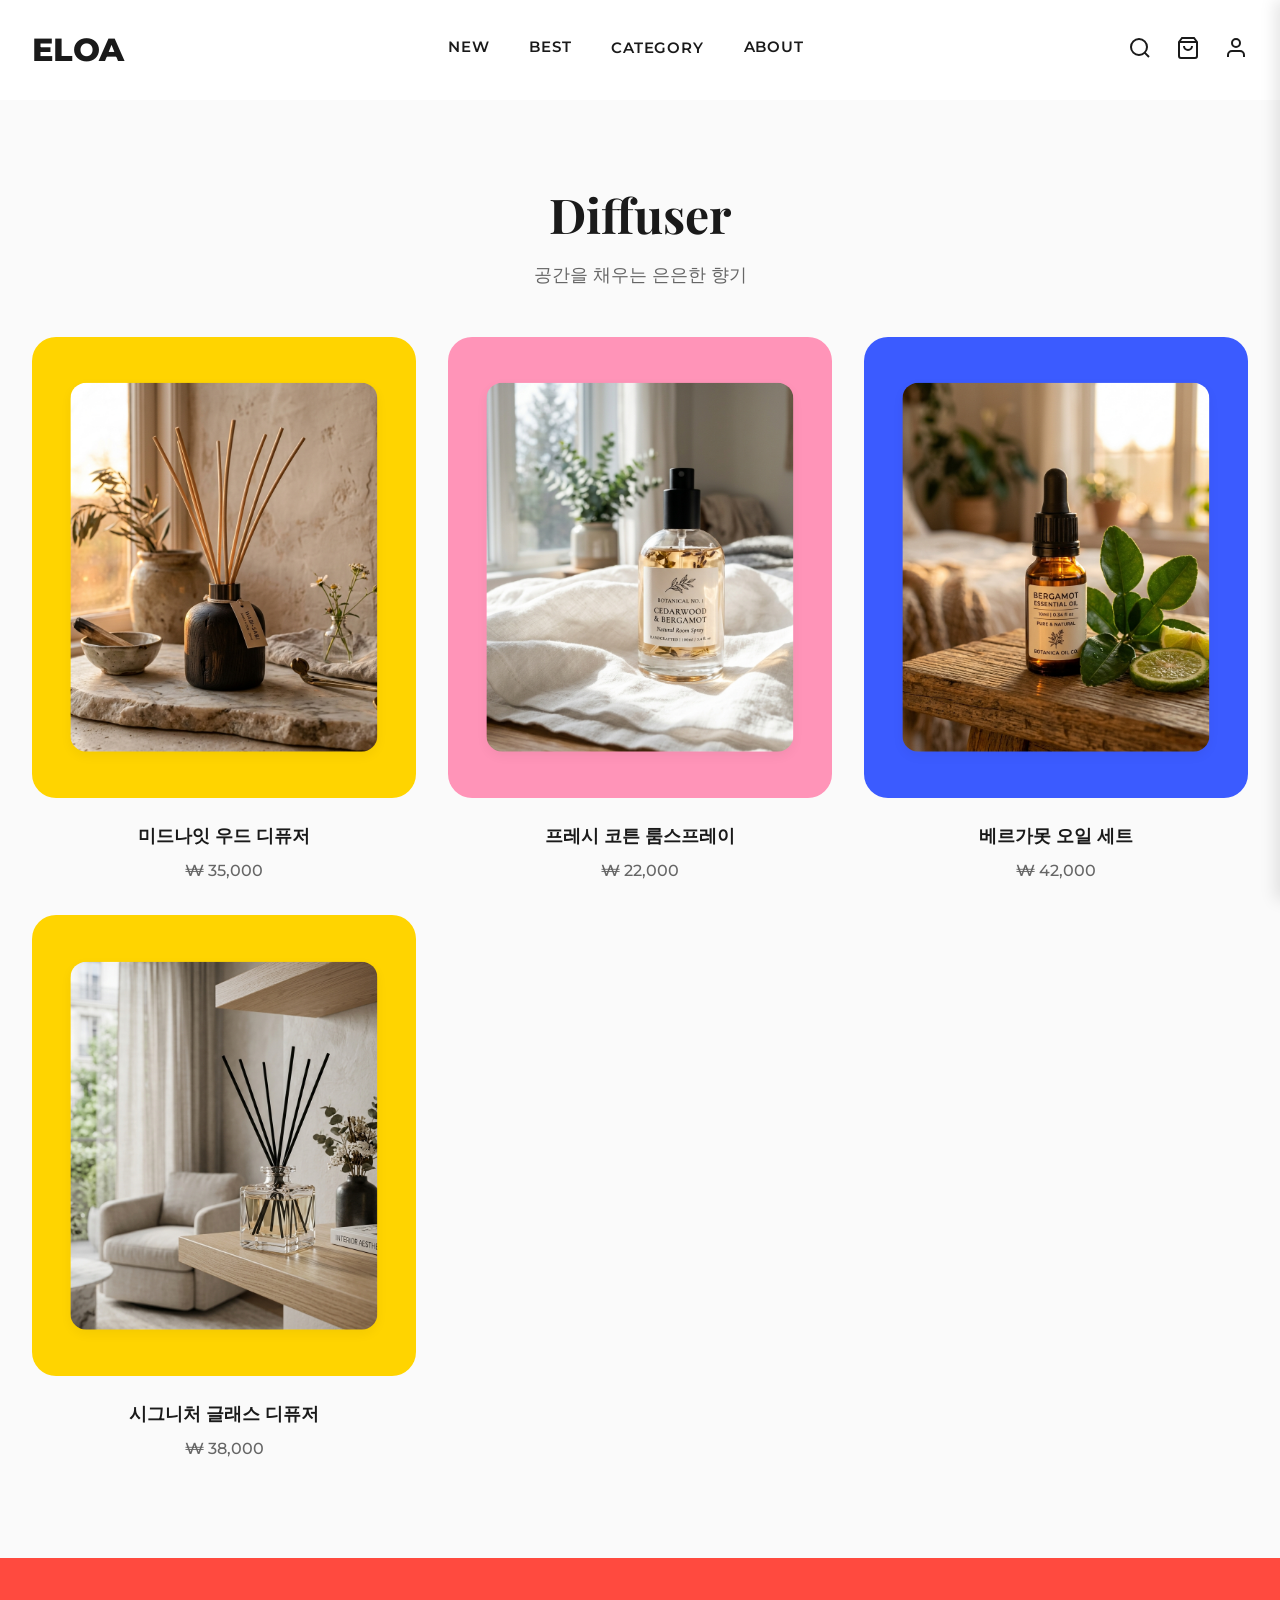
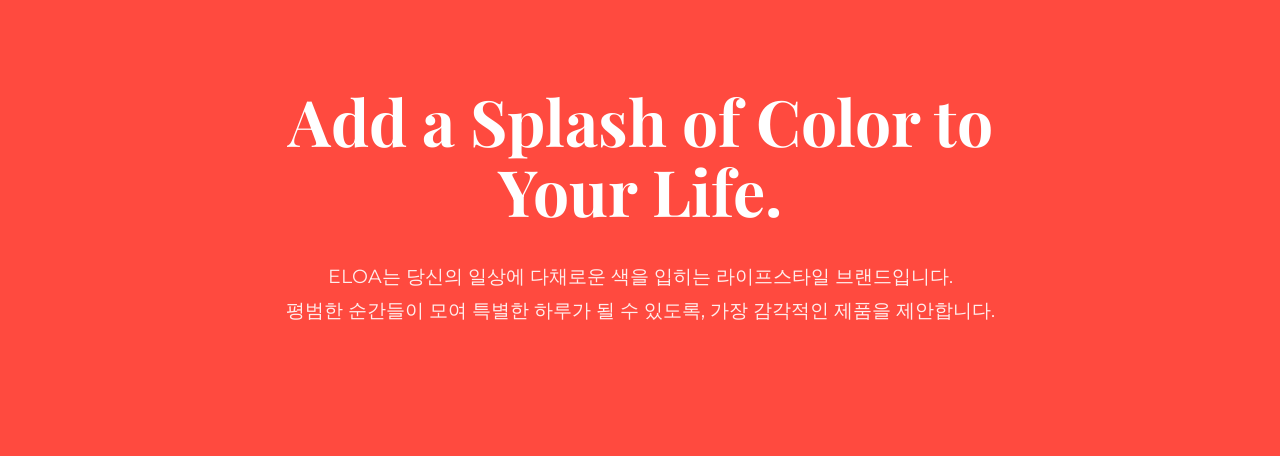
<file: diffuser.html>
<!DOCTYPE html>
<html lang="ko">
<head>
    <meta charset="UTF-8">
    <meta name="viewport" content="width=device-width, initial-scale=1.0">
    <title>ELOA | 세련된 생활용품</title>
    <meta name="description" content="ELOA - 당신의 일상에 색을 입히는 프리미엄 디퓨저, 샴푸, 제습제">
    
    <!-- Google Fonts: Playfair Display (Serif/Elegant) & Montserrat (Sans-Serif/Modern) -->
    <link rel="preconnect" href="https://fonts.googleapis.com">
    <link rel="preconnect" href="https://fonts.gstatic.com" crossorigin>
    <link href="https://fonts.googleapis.com/css2?family=Montserrat:wght@400;500;600;700;800&family=Playfair+Display:ital,wght@0,400;0,600;0,700;1,400&family=Pretendard:wght@400;500;600;700&display=swap" rel="stylesheet">
    
    <!-- Styles -->
    <link rel="stylesheet" href="./styles.css">
</head>
<body>
    <!-- Navigation -->
    <header class="navbar" id="navbar">
        <div class="nav-container">
            <a href="#" class="logo">ELOA</a>
            <nav class="nav-links">
                <a href="index.html#new">NEW</a>
                <a href="index.html#best">BEST</a>
                <div class="nav-dropdown">
                    <a href="#category">CATEGORY</a>
                    <div class="dropdown-content">
                        <a href="diffuser.html">Diffuser</a>
                        <a href="hair.html">Hair Care</a>
                        <a href="living.html">Living</a>
                    </div>
                </div>
                <a href="index.html#about">ABOUT</a>
            </nav>
            <div class="nav-icons">
                <div class="search-wrapper" id="search-wrapper">
                    <form id="search-form" class="search-form-inline">
                        <input type="text" id="search-input" class="search-input-inline" placeholder="검색..." autocomplete="off">
                        <button type="submit" aria-label="Submit Search" class="search-submit-inline" id="search-submit" style="display:none;">
                            <svg width="18" height="18" viewBox="0 0 24 24" fill="none" stroke="currentColor" stroke-width="2"><circle cx="11" cy="11" r="8"></circle><line x1="21" y1="21" x2="16.65" y2="16.65"></line></svg>
                        </button>
                    </form>
                    <button aria-label="Search" class="icon-btn" id="search-btn">
                        <svg width="24" height="24" viewBox="0 0 24 24" fill="none" stroke="currentColor" stroke-width="2"><circle cx="11" cy="11" r="8"></circle><line x1="21" y1="21" x2="16.65" y2="16.65"></line></svg>
                    </button>
                </div>
                <button aria-label="Cart" class="icon-btn" id="cart-open-btn">
                    <svg width="24" height="24" viewBox="0 0 24 24" fill="none" stroke="currentColor" stroke-width="2"><path d="M6 2L3 6v14a2 2 0 0 0 2 2h14a2 2 0 0 0 2-2V6l-3-4z"></path><line x1="3" y1="6" x2="21" y2="6"></line><path d="M16 10a4 4 0 0 1-8 0"></path></svg>
                    <span class="cart-badge" id="cart-badge-count">0</span>
                </button>
                <button aria-label="User Profile" class="icon-btn">
                    <svg width="24" height="24" viewBox="0 0 24 24" fill="none" stroke="currentColor" stroke-width="2"><path d="M20 21v-2a4 4 0 0 0-4-4H8a4 4 0 0 0-4 4v2"></path><circle cx="12" cy="7" r="4"></circle></svg>
                </button>
            </div>
        </div>
    </header>

    <main style="padding-top:80px;"><section id="cat-diffuser" class="section">
        <div class="section-header">
            <h2 class="section-title">Diffuser</h2>
            <p class="section-desc">공간을 채우는 은은한 향기</p>
        </div>
        <div class="product-grid">
            <article class="product-card" data-name="미드나잇 우드 디퓨저" data-price="35000" data-img="./assets/cat_diffuser_1.png">
                <div class="product-image-wrapper bg-yellow">
                    <img src="./assets/cat_diffuser_1.png" alt="미드나잇 우드 디퓨저" class="product-img" />
                    <button class="btn-add-to-cart" aria-label="Add to cart"><svg width="24" height="24" viewBox="0 0 24 24" fill="none" stroke="currentColor" stroke-width="2"><path d="M6 2L3 6v14a2 2 0 0 0 2 2h14a2 2 0 0 0 2-2V6l-3-4z"></path><line x1="3" y1="6" x2="21" y2="6"></line><path d="M16 10a4 4 0 0 1-8 0"></path></svg></button>
                </div>
                <div class="product-info"><h3 class="product-name">미드나잇 우드 디퓨저</h3><p class="product-price">₩ 35,000</p></div>
            </article>
            <article class="product-card" data-name="프레시 코튼 룸스프레이" data-price="22000" data-img="./assets/cat_diffuser_2.png">
                <div class="product-image-wrapper bg-pink">
                    <img src="./assets/cat_diffuser_2.png" alt="프레시 코튼 룸스프레이" class="product-img" />
                    <button class="btn-add-to-cart" aria-label="Add to cart"><svg width="24" height="24" viewBox="0 0 24 24" fill="none" stroke="currentColor" stroke-width="2"><path d="M6 2L3 6v14a2 2 0 0 0 2 2h14a2 2 0 0 0 2-2V6l-3-4z"></path><line x1="3" y1="6" x2="21" y2="6"></line><path d="M16 10a4 4 0 0 1-8 0"></path></svg></button>
                </div>
                <div class="product-info"><h3 class="product-name">프레시 코튼 룸스프레이</h3><p class="product-price">₩ 22,000</p></div>
            </article>
            <article class="product-card" data-name="베르가못 오일 세트" data-price="42000" data-img="./assets/cat_diffuser_3.png">
                <div class="product-image-wrapper bg-blue">
                    <img src="./assets/cat_diffuser_3.png" alt="베르가못 오일 세트" class="product-img" />
                    <button class="btn-add-to-cart" aria-label="Add to cart"><svg width="24" height="24" viewBox="0 0 24 24" fill="none" stroke="currentColor" stroke-width="2"><path d="M6 2L3 6v14a2 2 0 0 0 2 2h14a2 2 0 0 0 2-2V6l-3-4z"></path><line x1="3" y1="6" x2="21" y2="6"></line><path d="M16 10a4 4 0 0 1-8 0"></path></svg></button>
                </div>
                <div class="product-info"><h3 class="product-name">베르가못 오일 세트</h3><p class="product-price">₩ 42,000</p></div>
            </article>
            <article class="product-card" data-name="시그니처 글래스 디퓨저" data-price="38000" data-img="./assets/cat_diffuser_4.png">
                <div class="product-image-wrapper bg-yellow">
                    <img src="./assets/cat_diffuser_4.png" alt="시그니처 글래스 디퓨저" class="product-img" />
                    <button class="btn-add-to-cart" aria-label="Add to cart"><svg width="24" height="24" viewBox="0 0 24 24" fill="none" stroke="currentColor" stroke-width="2"><path d="M6 2L3 6v14a2 2 0 0 0 2 2h14a2 2 0 0 0 2-2V6l-3-4z"></path><line x1="3" y1="6" x2="21" y2="6"></line><path d="M16 10a4 4 0 0 1-8 0"></path></svg></button>
                </div>
                <div class="product-info"><h3 class="product-name">시그니처 글래스 디퓨저</h3><p class="product-price">₩ 38,000</p></div>
            </article>
        </div>
    </section>

    </main><!-- ABOUT Section -->
    <section id="about" class="section about-section">
        <div class="about-container">
            <h2 class="about-title">Add a Splash of Color to Your Life.</h2>
            <p class="about-desc">
                ELOA는 당신의 일상에 다채로운 색을 입히는 라이프스타일 브랜드입니다.<br>
                평범한 순간들이 모여 특별한 하루가 될 수 있도록, 가장 감각적인 제품을 제안합니다.
            </p>
        </div>
    </section>

    <!-- Cart Sidebar -->
    <div class="cart-overlay" id="cart-overlay"></div>
    <div class="cart-sidebar" id="cart-sidebar">
        <div class="cart-header">
            <h3>Your Cart</h3>
            <button class="cart-close" id="cart-close">&times;</button>
        </div>
        <div class="cart-items" id="cart-items">
            <!-- Items injected via JS -->
            <div class="empty-cart-msg">장바구니가 비어 있습니다.</div>
        </div>
        <div class="cart-footer">
            <div class="cart-total">
                <span>Total</span>
                <span id="cart-total-price">₩ 0</span>
            </div>
            <button class="btn-primary" style="width: 100%; margin-top: 1rem;">Checkout</button>
        </div>
    </div>
<!-- Scripts -->
    <script src="./script.js"></script>
</body>
</html>
</file>
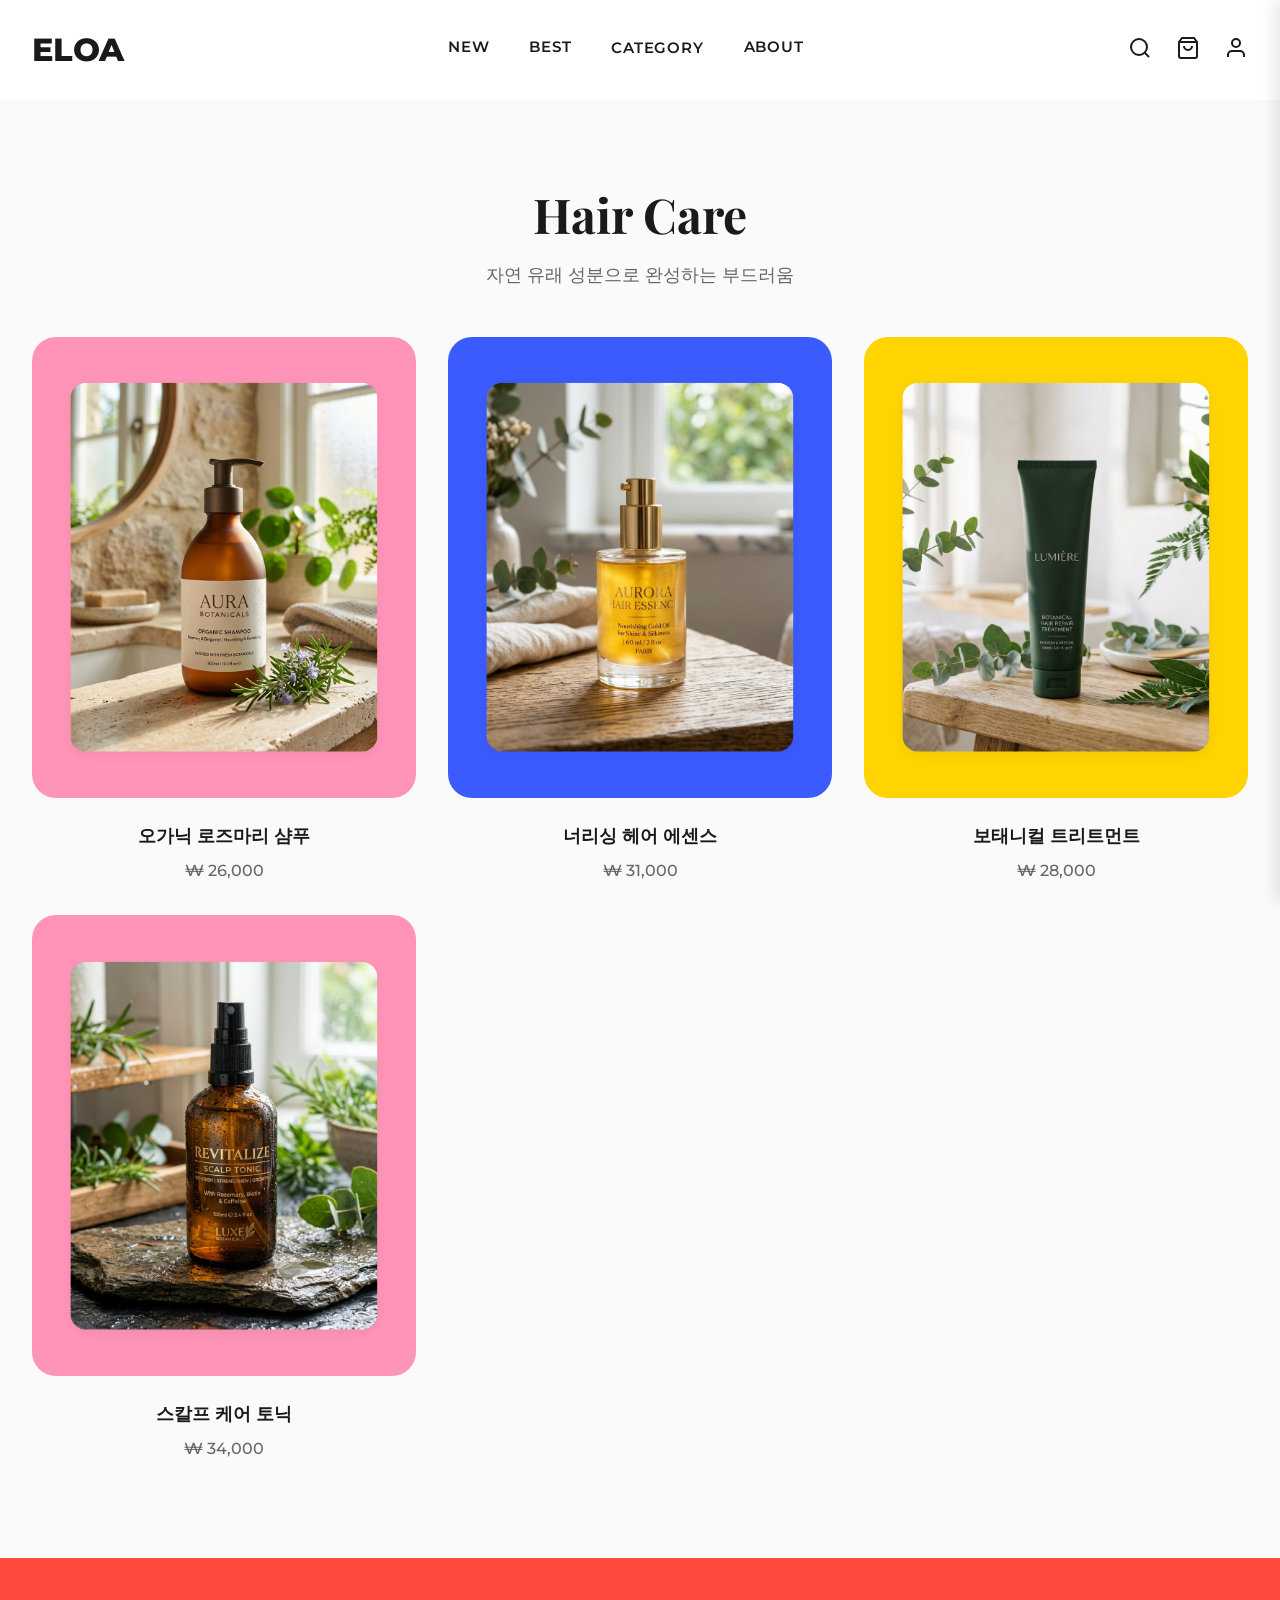
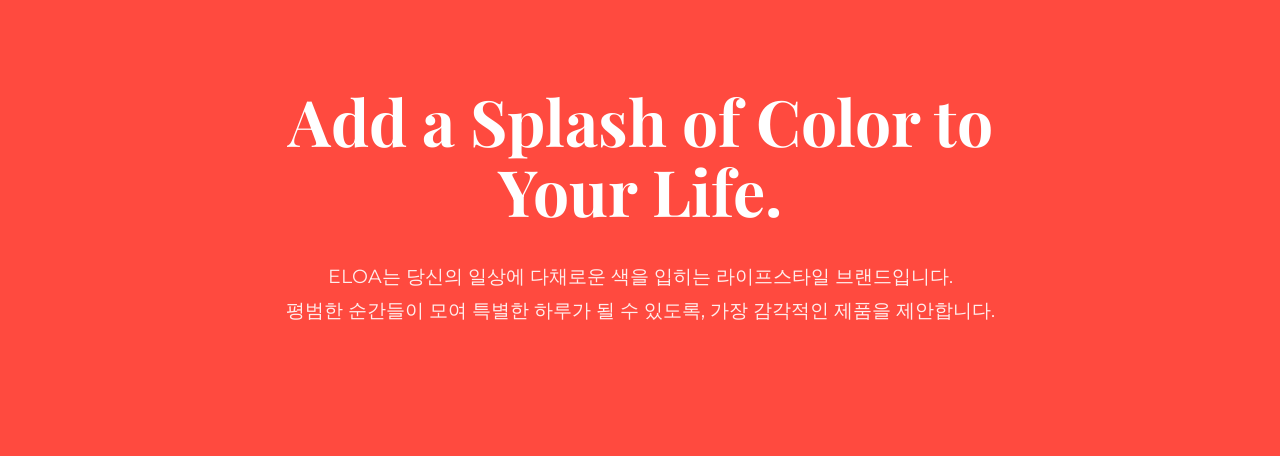
<file: hair.html>
<!DOCTYPE html>
<html lang="ko">
<head>
    <meta charset="UTF-8">
    <meta name="viewport" content="width=device-width, initial-scale=1.0">
    <title>ELOA | 세련된 생활용품</title>
    <meta name="description" content="ELOA - 당신의 일상에 색을 입히는 프리미엄 디퓨저, 샴푸, 제습제">
    
    <!-- Google Fonts: Playfair Display (Serif/Elegant) & Montserrat (Sans-Serif/Modern) -->
    <link rel="preconnect" href="https://fonts.googleapis.com">
    <link rel="preconnect" href="https://fonts.gstatic.com" crossorigin>
    <link href="https://fonts.googleapis.com/css2?family=Montserrat:wght@400;500;600;700;800&family=Playfair+Display:ital,wght@0,400;0,600;0,700;1,400&family=Pretendard:wght@400;500;600;700&display=swap" rel="stylesheet">
    
    <!-- Styles -->
    <link rel="stylesheet" href="./styles.css">
</head>
<body>
    <!-- Navigation -->
    <header class="navbar" id="navbar">
        <div class="nav-container">
            <a href="#" class="logo">ELOA</a>
            <nav class="nav-links">
                <a href="index.html#new">NEW</a>
                <a href="index.html#best">BEST</a>
                <div class="nav-dropdown">
                    <a href="#category">CATEGORY</a>
                    <div class="dropdown-content">
                        <a href="diffuser.html">Diffuser</a>
                        <a href="hair.html">Hair Care</a>
                        <a href="living.html">Living</a>
                    </div>
                </div>
                <a href="index.html#about">ABOUT</a>
            </nav>
            <div class="nav-icons">
                <div class="search-wrapper" id="search-wrapper">
                    <form id="search-form" class="search-form-inline">
                        <input type="text" id="search-input" class="search-input-inline" placeholder="검색..." autocomplete="off">
                        <button type="submit" aria-label="Submit Search" class="search-submit-inline" id="search-submit" style="display:none;">
                            <svg width="18" height="18" viewBox="0 0 24 24" fill="none" stroke="currentColor" stroke-width="2"><circle cx="11" cy="11" r="8"></circle><line x1="21" y1="21" x2="16.65" y2="16.65"></line></svg>
                        </button>
                    </form>
                    <button aria-label="Search" class="icon-btn" id="search-btn">
                        <svg width="24" height="24" viewBox="0 0 24 24" fill="none" stroke="currentColor" stroke-width="2"><circle cx="11" cy="11" r="8"></circle><line x1="21" y1="21" x2="16.65" y2="16.65"></line></svg>
                    </button>
                </div>
                <button aria-label="Cart" class="icon-btn" id="cart-open-btn">
                    <svg width="24" height="24" viewBox="0 0 24 24" fill="none" stroke="currentColor" stroke-width="2"><path d="M6 2L3 6v14a2 2 0 0 0 2 2h14a2 2 0 0 0 2-2V6l-3-4z"></path><line x1="3" y1="6" x2="21" y2="6"></line><path d="M16 10a4 4 0 0 1-8 0"></path></svg>
                    <span class="cart-badge" id="cart-badge-count">0</span>
                </button>
                <button aria-label="User Profile" class="icon-btn">
                    <svg width="24" height="24" viewBox="0 0 24 24" fill="none" stroke="currentColor" stroke-width="2"><path d="M20 21v-2a4 4 0 0 0-4-4H8a4 4 0 0 0-4 4v2"></path><circle cx="12" cy="7" r="4"></circle></svg>
                </button>
            </div>
        </div>
    </header>

    <main style="padding-top:80px;"><section id="cat-hair" class="section">
        <div class="section-header">
            <h2 class="section-title">Hair Care</h2>
            <p class="section-desc">자연 유래 성분으로 완성하는 부드러움</p>
        </div>
        <div class="product-grid">
            <article class="product-card" data-name="오가닉 로즈마리 샴푸" data-price="26000" data-img="./assets/cat_hair_1.png">
                <div class="product-image-wrapper bg-pink"><img src="./assets/cat_hair_1.png" alt="오가닉 로즈마리 샴푸" class="product-img" /><button class="btn-add-to-cart" aria-label="Add to cart"><svg width="24" height="24" viewBox="0 0 24 24" fill="none" stroke="currentColor" stroke-width="2"><path d="M6 2L3 6v14a2 2 0 0 0 2 2h14a2 2 0 0 0 2-2V6l-3-4z"></path><line x1="3" y1="6" x2="21" y2="6"></line><path d="M16 10a4 4 0 0 1-8 0"></path></svg></button></div>
                <div class="product-info"><h3 class="product-name">오가닉 로즈마리 샴푸</h3><p class="product-price">₩ 26,000</p></div>
            </article>
            <article class="product-card" data-name="너리싱 헤어 에센스" data-price="31000" data-img="./assets/cat_hair_2.png">
                <div class="product-image-wrapper bg-blue"><img src="./assets/cat_hair_2.png" alt="너리싱 헤어 에센스" class="product-img" /><button class="btn-add-to-cart" aria-label="Add to cart"><svg width="24" height="24" viewBox="0 0 24 24" fill="none" stroke="currentColor" stroke-width="2"><path d="M6 2L3 6v14a2 2 0 0 0 2 2h14a2 2 0 0 0 2-2V6l-3-4z"></path><line x1="3" y1="6" x2="21" y2="6"></line><path d="M16 10a4 4 0 0 1-8 0"></path></svg></button></div>
                <div class="product-info"><h3 class="product-name">너리싱 헤어 에센스</h3><p class="product-price">₩ 31,000</p></div>
            </article>
            <article class="product-card" data-name="보태니컬 트리트먼트" data-price="28000" data-img="./assets/cat_hair_3.png">
                <div class="product-image-wrapper bg-yellow"><img src="./assets/cat_hair_3.png" alt="보태니컬 트리트먼트" class="product-img" /><button class="btn-add-to-cart" aria-label="Add to cart"><svg width="24" height="24" viewBox="0 0 24 24" fill="none" stroke="currentColor" stroke-width="2"><path d="M6 2L3 6v14a2 2 0 0 0 2 2h14a2 2 0 0 0 2-2V6l-3-4z"></path><line x1="3" y1="6" x2="21" y2="6"></line><path d="M16 10a4 4 0 0 1-8 0"></path></svg></button></div>
                <div class="product-info"><h3 class="product-name">보태니컬 트리트먼트</h3><p class="product-price">₩ 28,000</p></div>
            </article>
            <article class="product-card" data-name="스칼프 케어 토닉" data-price="34000" data-img="./assets/cat_hair_4.png">
                <div class="product-image-wrapper bg-pink"><img src="./assets/cat_hair_4.png" alt="스칼프 케어 토닉" class="product-img" /><button class="btn-add-to-cart" aria-label="Add to cart"><svg width="24" height="24" viewBox="0 0 24 24" fill="none" stroke="currentColor" stroke-width="2"><path d="M6 2L3 6v14a2 2 0 0 0 2 2h14a2 2 0 0 0 2-2V6l-3-4z"></path><line x1="3" y1="6" x2="21" y2="6"></line><path d="M16 10a4 4 0 0 1-8 0"></path></svg></button></div>
                <div class="product-info"><h3 class="product-name">스칼프 케어 토닉</h3><p class="product-price">₩ 34,000</p></div>
            </article>
        </div>
    </section>

    </main><!-- ABOUT Section -->
    <section id="about" class="section about-section">
        <div class="about-container">
            <h2 class="about-title">Add a Splash of Color to Your Life.</h2>
            <p class="about-desc">
                ELOA는 당신의 일상에 다채로운 색을 입히는 라이프스타일 브랜드입니다.<br>
                평범한 순간들이 모여 특별한 하루가 될 수 있도록, 가장 감각적인 제품을 제안합니다.
            </p>
        </div>
    </section>

    <!-- Cart Sidebar -->
    <div class="cart-overlay" id="cart-overlay"></div>
    <div class="cart-sidebar" id="cart-sidebar">
        <div class="cart-header">
            <h3>Your Cart</h3>
            <button class="cart-close" id="cart-close">&times;</button>
        </div>
        <div class="cart-items" id="cart-items">
            <!-- Items injected via JS -->
            <div class="empty-cart-msg">장바구니가 비어 있습니다.</div>
        </div>
        <div class="cart-footer">
            <div class="cart-total">
                <span>Total</span>
                <span id="cart-total-price">₩ 0</span>
            </div>
            <button class="btn-primary" style="width: 100%; margin-top: 1rem;">Checkout</button>
        </div>
    </div>
<!-- Scripts -->
    <script src="./script.js"></script>
</body>
</html>
</file>
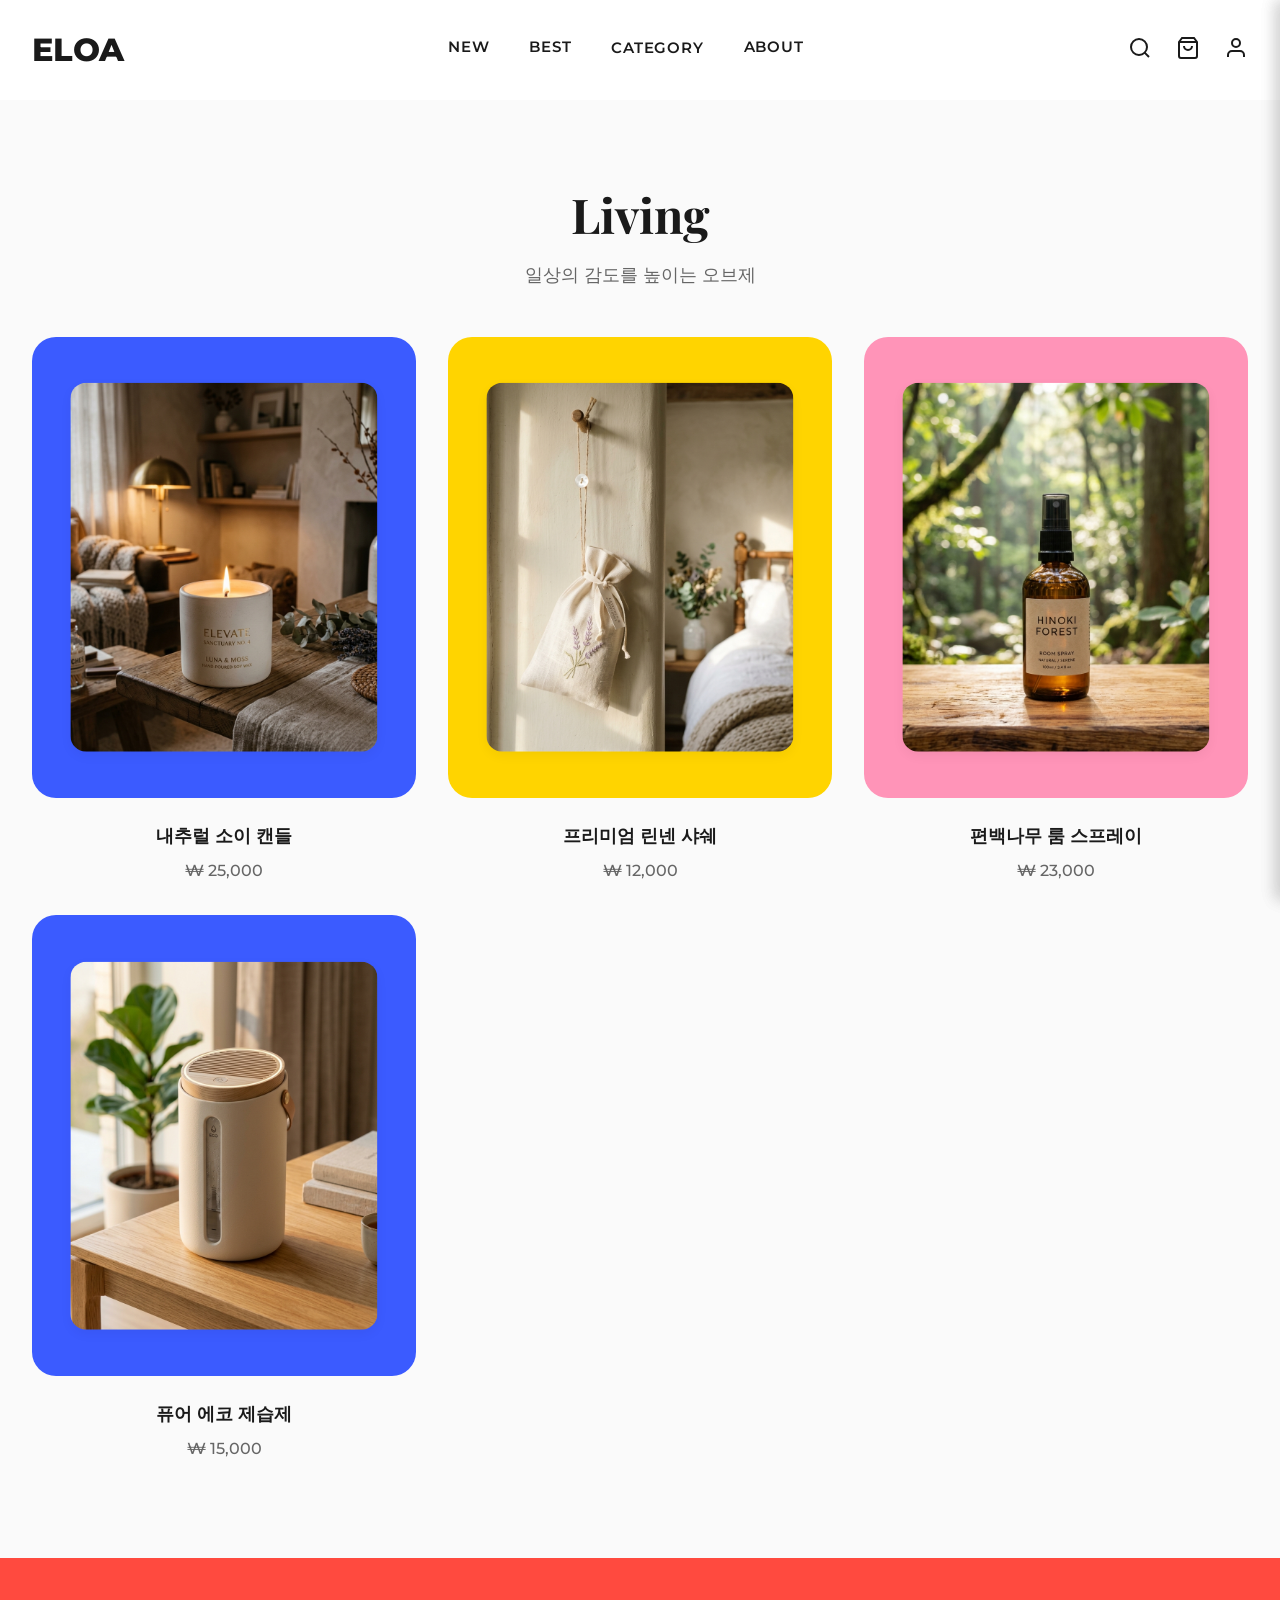
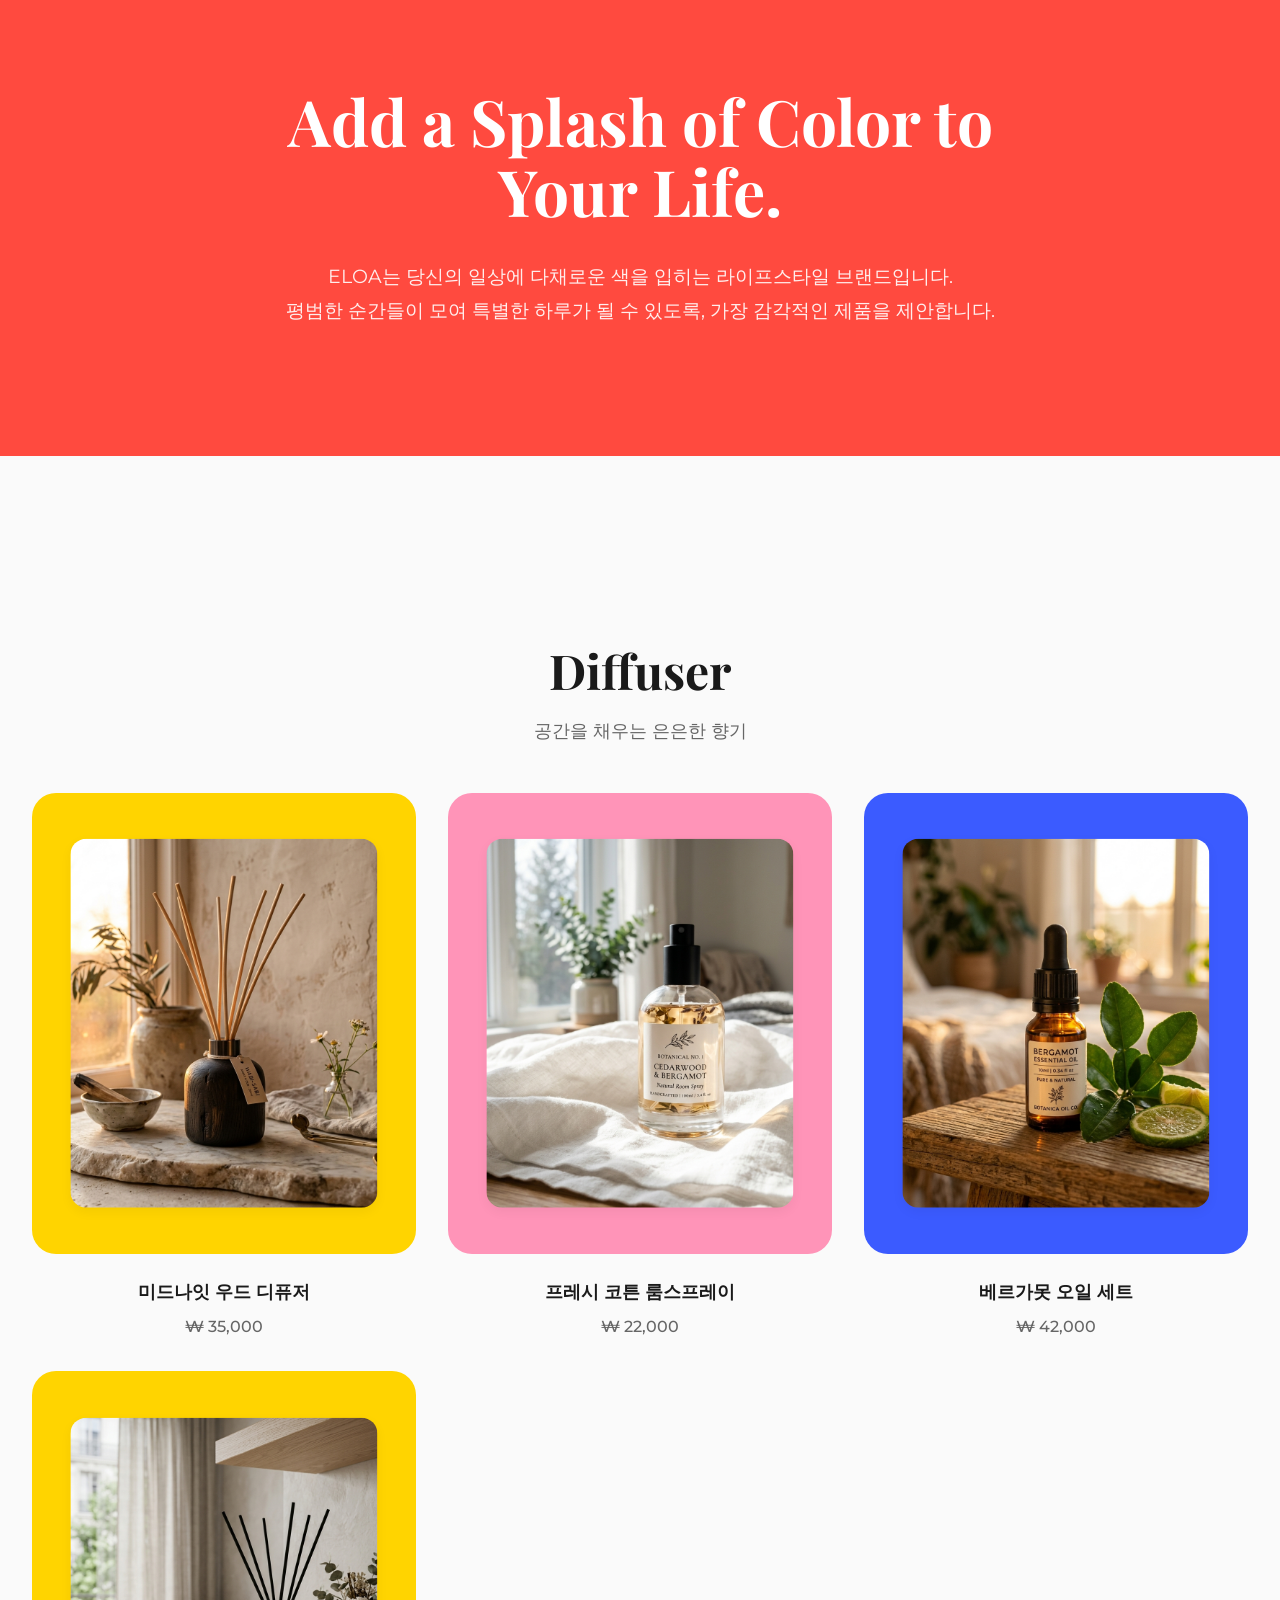
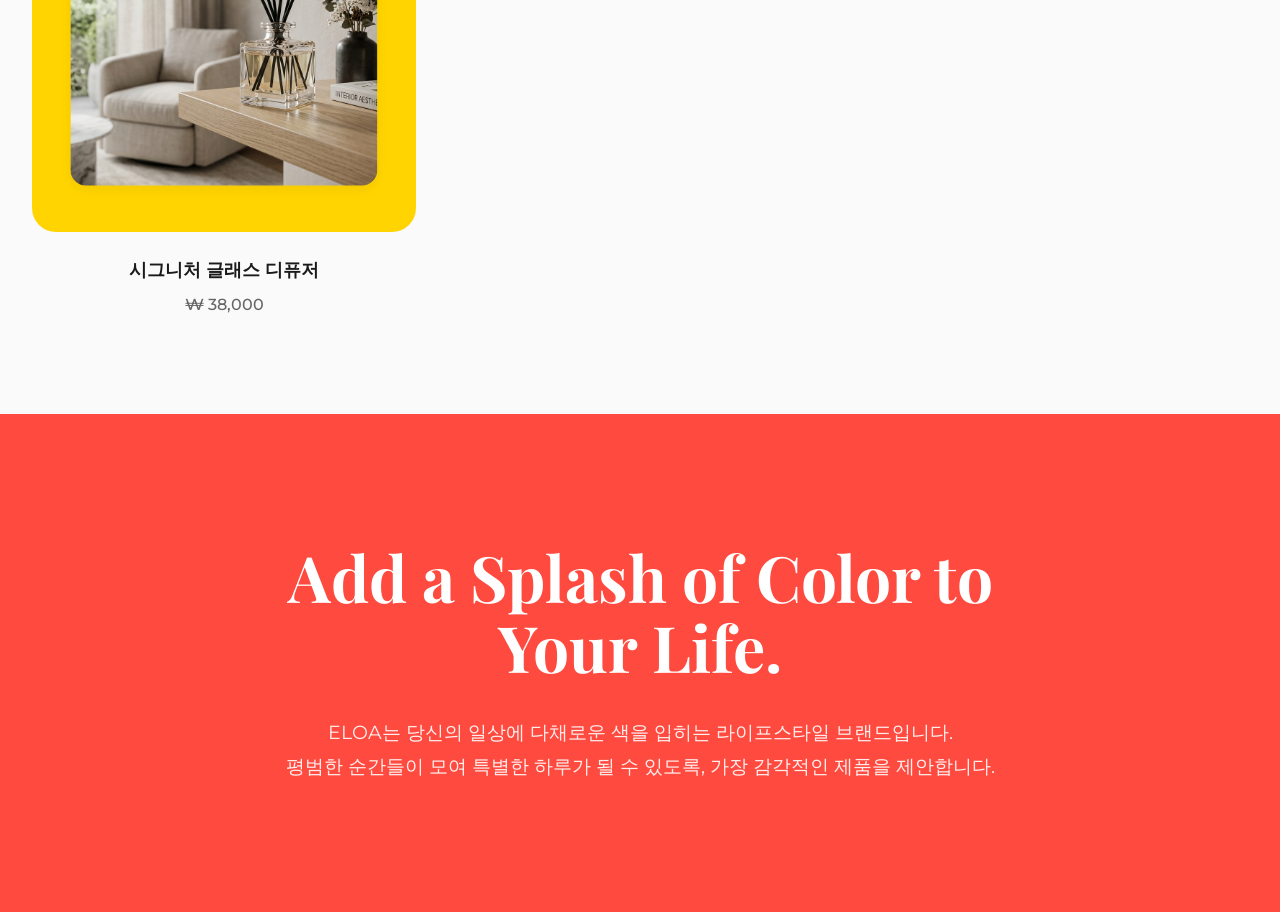
<file: living.html>
<!DOCTYPE html>
<html lang="ko">
<head>
    <meta charset="UTF-8">
    <meta name="viewport" content="width=device-width, initial-scale=1.0">
    <title>ELOA | 세련된 생활용품</title>
    <meta name="description" content="ELOA - 당신의 일상에 색을 입히는 프리미엄 디퓨저, 샴푸, 제습제">
    
    <!-- Google Fonts: Playfair Display (Serif/Elegant) & Montserrat (Sans-Serif/Modern) -->
    <link rel="preconnect" href="https://fonts.googleapis.com">
    <link rel="preconnect" href="https://fonts.gstatic.com" crossorigin>
    <link href="https://fonts.googleapis.com/css2?family=Montserrat:wght@400;500;600;700;800&family=Playfair+Display:ital,wght@0,400;0,600;0,700;1,400&family=Pretendard:wght@400;500;600;700&display=swap" rel="stylesheet">
    
    <!-- Styles -->
    <link rel="stylesheet" href="./styles.css">
</head>
<body>
    <!-- Navigation -->
    <header class="navbar" id="navbar">
        <div class="nav-container">
            <a href="#" class="logo">ELOA</a>
            <nav class="nav-links">
                <a href="index.html#new">NEW</a>
                <a href="index.html#best">BEST</a>
                <div class="nav-dropdown">
                    <a href="#category">CATEGORY</a>
                    <div class="dropdown-content">
                        <a href="diffuser.html">Diffuser</a>
                        <a href="hair.html">Hair Care</a>
                        <a href="living.html">Living</a>
                    </div>
                </div>
                <a href="index.html#about">ABOUT</a>
            </nav>
            <div class="nav-icons">
                <div class="search-wrapper" id="search-wrapper">
                    <form id="search-form" class="search-form-inline">
                        <input type="text" id="search-input" class="search-input-inline" placeholder="검색..." autocomplete="off">
                        <button type="submit" aria-label="Submit Search" class="search-submit-inline" id="search-submit" style="display:none;">
                            <svg width="18" height="18" viewBox="0 0 24 24" fill="none" stroke="currentColor" stroke-width="2"><circle cx="11" cy="11" r="8"></circle><line x1="21" y1="21" x2="16.65" y2="16.65"></line></svg>
                        </button>
                    </form>
                    <button aria-label="Search" class="icon-btn" id="search-btn">
                        <svg width="24" height="24" viewBox="0 0 24 24" fill="none" stroke="currentColor" stroke-width="2"><circle cx="11" cy="11" r="8"></circle><line x1="21" y1="21" x2="16.65" y2="16.65"></line></svg>
                    </button>
                </div>
                <button aria-label="Cart" class="icon-btn" id="cart-open-btn">
                    <svg width="24" height="24" viewBox="0 0 24 24" fill="none" stroke="currentColor" stroke-width="2"><path d="M6 2L3 6v14a2 2 0 0 0 2 2h14a2 2 0 0 0 2-2V6l-3-4z"></path><line x1="3" y1="6" x2="21" y2="6"></line><path d="M16 10a4 4 0 0 1-8 0"></path></svg>
                    <span class="cart-badge" id="cart-badge-count">0</span>
                </button>
                <button aria-label="User Profile" class="icon-btn">
                    <svg width="24" height="24" viewBox="0 0 24 24" fill="none" stroke="currentColor" stroke-width="2"><path d="M20 21v-2a4 4 0 0 0-4-4H8a4 4 0 0 0-4 4v2"></path><circle cx="12" cy="7" r="4"></circle></svg>
                </button>
            </div>
        </div>
    </header>

    <main style="padding-top:80px;"><section id="cat-living" class="section">
        <div class="section-header">
            <h2 class="section-title">Living</h2>
            <p class="section-desc">일상의 감도를 높이는 오브제</p>
        </div>
        <div class="product-grid">
            <article class="product-card" data-name="내추럴 소이 캔들" data-price="25000" data-img="./assets/cat_living_1.png">
                <div class="product-image-wrapper bg-blue"><img src="./assets/cat_living_1.png" alt="내추럴 소이 캔들" class="product-img" /><button class="btn-add-to-cart" aria-label="Add to cart"><svg width="24" height="24" viewBox="0 0 24 24" fill="none" stroke="currentColor" stroke-width="2"><path d="M6 2L3 6v14a2 2 0 0 0 2 2h14a2 2 0 0 0 2-2V6l-3-4z"></path><line x1="3" y1="6" x2="21" y2="6"></line><path d="M16 10a4 4 0 0 1-8 0"></path></svg></button></div>
                <div class="product-info"><h3 class="product-name">내추럴 소이 캔들</h3><p class="product-price">₩ 25,000</p></div>
            </article>
            <article class="product-card" data-name="프리미엄 린넨 샤쉐" data-price="12000" data-img="./assets/cat_living_2.png">
                <div class="product-image-wrapper bg-yellow"><img src="./assets/cat_living_2.png" alt="프리미엄 린넨 샤쉐" class="product-img" /><button class="btn-add-to-cart" aria-label="Add to cart"><svg width="24" height="24" viewBox="0 0 24 24" fill="none" stroke="currentColor" stroke-width="2"><path d="M6 2L3 6v14a2 2 0 0 0 2 2h14a2 2 0 0 0 2-2V6l-3-4z"></path><line x1="3" y1="6" x2="21" y2="6"></line><path d="M16 10a4 4 0 0 1-8 0"></path></svg></button></div>
                <div class="product-info"><h3 class="product-name">프리미엄 린넨 샤쉐</h3><p class="product-price">₩ 12,000</p></div>
            </article>
            <article class="product-card" data-name="편백나무 룸 스프레이" data-price="23000" data-img="./assets/cat_living_3.png">
                <div class="product-image-wrapper bg-pink"><img src="./assets/cat_living_3.png" alt="편백나무 룸 스프레이" class="product-img" /><button class="btn-add-to-cart" aria-label="Add to cart"><svg width="24" height="24" viewBox="0 0 24 24" fill="none" stroke="currentColor" stroke-width="2"><path d="M6 2L3 6v14a2 2 0 0 0 2 2h14a2 2 0 0 0 2-2V6l-3-4z"></path><line x1="3" y1="6" x2="21" y2="6"></line><path d="M16 10a4 4 0 0 1-8 0"></path></svg></button></div>
                <div class="product-info"><h3 class="product-name">편백나무 룸 스프레이</h3><p class="product-price">₩ 23,000</p></div>
            </article>
            <article class="product-card" data-name="퓨어 에코 제습제" data-price="15000" data-img="./assets/cat_living_4.png">
                <div class="product-image-wrapper bg-blue"><img src="./assets/cat_living_4.png" alt="퓨어 에코 제습제" class="product-img" /><button class="btn-add-to-cart" aria-label="Add to cart"><svg width="24" height="24" viewBox="0 0 24 24" fill="none" stroke="currentColor" stroke-width="2"><path d="M6 2L3 6v14a2 2 0 0 0 2 2h14a2 2 0 0 0 2-2V6l-3-4z"></path><line x1="3" y1="6" x2="21" y2="6"></line><path d="M16 10a4 4 0 0 1-8 0"></path></svg></button></div>
                <div class="product-info"><h3 class="product-name">퓨어 에코 제습제</h3><p class="product-price">₩ 15,000</p></div>
            </article>
        </div>
    </section>

    <!-- ABOUT Section -->
    <section id="about" class="section about-section">
        <div class="about-container">
            <h2 class="about-title">Add a Splash of Color to Your Life.</h2>
            <p class="about-desc">
                ELOA는 당신의 일상에 다채로운 색을 입히는 라이프스타일 브랜드입니다.<br>
                평범한 순간들이 모여 특별한 하루가 될 수 있도록, 가장 감각적인 제품을 제안합니다.
            </p>
        </div>
    </section>

    <!-- Cart Sidebar -->
    <div class="cart-overlay" id="cart-overlay"></div>
    <div class="cart-sidebar" id="cart-sidebar">
        <div class="cart-header">
            <h3>Your Cart</h3>
            <button class="cart-close" id="cart-close">&times;</button>
        </div>
        <div class="cart-items" id="cart-items">
            <!-- Items injected via JS -->
            <div class="empty-cart-msg">장바구니가 비어 있습니다.</div>
        </div>
        <div class="cart-footer">
            <div class="cart-total">
                <span>Total</span>
                <span id="cart-total-price">₩ 0</span>
            </div>
            <button class="btn-primary" style="width: 100%; margin-top: 1rem;">Checkout</button>
        </div>
    </div>
<!-- Scripts -->
    <script src="./script.js"></script>
</body>
</html><main style="padding-top:80px;"><section id="cat-diffuser" class="section">
        <div class="section-header">
            <h2 class="section-title">Diffuser</h2>
            <p class="section-desc">공간을 채우는 은은한 향기</p>
        </div>
        <div class="product-grid">
            <article class="product-card" data-name="미드나잇 우드 디퓨저" data-price="35000" data-img="./assets/cat_diffuser_1.png">
                <div class="product-image-wrapper bg-yellow">
                    <img src="./assets/cat_diffuser_1.png" alt="미드나잇 우드 디퓨저" class="product-img" />
                    <button class="btn-add-to-cart" aria-label="Add to cart"><svg width="24" height="24" viewBox="0 0 24 24" fill="none" stroke="currentColor" stroke-width="2"><path d="M6 2L3 6v14a2 2 0 0 0 2 2h14a2 2 0 0 0 2-2V6l-3-4z"></path><line x1="3" y1="6" x2="21" y2="6"></line><path d="M16 10a4 4 0 0 1-8 0"></path></svg></button>
                </div>
                <div class="product-info"><h3 class="product-name">미드나잇 우드 디퓨저</h3><p class="product-price">₩ 35,000</p></div>
            </article>
            <article class="product-card" data-name="프레시 코튼 룸스프레이" data-price="22000" data-img="./assets/cat_diffuser_2.png">
                <div class="product-image-wrapper bg-pink">
                    <img src="./assets/cat_diffuser_2.png" alt="프레시 코튼 룸스프레이" class="product-img" />
                    <button class="btn-add-to-cart" aria-label="Add to cart"><svg width="24" height="24" viewBox="0 0 24 24" fill="none" stroke="currentColor" stroke-width="2"><path d="M6 2L3 6v14a2 2 0 0 0 2 2h14a2 2 0 0 0 2-2V6l-3-4z"></path><line x1="3" y1="6" x2="21" y2="6"></line><path d="M16 10a4 4 0 0 1-8 0"></path></svg></button>
                </div>
                <div class="product-info"><h3 class="product-name">프레시 코튼 룸스프레이</h3><p class="product-price">₩ 22,000</p></div>
            </article>
            <article class="product-card" data-name="베르가못 오일 세트" data-price="42000" data-img="./assets/cat_diffuser_3.png">
                <div class="product-image-wrapper bg-blue">
                    <img src="./assets/cat_diffuser_3.png" alt="베르가못 오일 세트" class="product-img" />
                    <button class="btn-add-to-cart" aria-label="Add to cart"><svg width="24" height="24" viewBox="0 0 24 24" fill="none" stroke="currentColor" stroke-width="2"><path d="M6 2L3 6v14a2 2 0 0 0 2 2h14a2 2 0 0 0 2-2V6l-3-4z"></path><line x1="3" y1="6" x2="21" y2="6"></line><path d="M16 10a4 4 0 0 1-8 0"></path></svg></button>
                </div>
                <div class="product-info"><h3 class="product-name">베르가못 오일 세트</h3><p class="product-price">₩ 42,000</p></div>
            </article>
            <article class="product-card" data-name="시그니처 글래스 디퓨저" data-price="38000" data-img="./assets/cat_diffuser_4.png">
                <div class="product-image-wrapper bg-yellow">
                    <img src="./assets/cat_diffuser_4.png" alt="시그니처 글래스 디퓨저" class="product-img" />
                    <button class="btn-add-to-cart" aria-label="Add to cart"><svg width="24" height="24" viewBox="0 0 24 24" fill="none" stroke="currentColor" stroke-width="2"><path d="M6 2L3 6v14a2 2 0 0 0 2 2h14a2 2 0 0 0 2-2V6l-3-4z"></path><line x1="3" y1="6" x2="21" y2="6"></line><path d="M16 10a4 4 0 0 1-8 0"></path></svg></button>
                </div>
                <div class="product-info"><h3 class="product-name">시그니처 글래스 디퓨저</h3><p class="product-price">₩ 38,000</p></div>
            </article>
        </div>
    </section>

    </main><!-- ABOUT Section -->
    <section id="about" class="section about-section">
        <div class="about-container">
            <h2 class="about-title">Add a Splash of Color to Your Life.</h2>
            <p class="about-desc">
                ELOA는 당신의 일상에 다채로운 색을 입히는 라이프스타일 브랜드입니다.<br>
                평범한 순간들이 모여 특별한 하루가 될 수 있도록, 가장 감각적인 제품을 제안합니다.
            </p>
        </div>
    </section>

    <!-- Cart Sidebar -->
    <div class="cart-overlay" id="cart-overlay"></div>
    <div class="cart-sidebar" id="cart-sidebar">
        <div class="cart-header">
            <h3>Your Cart</h3>
            <button class="cart-close" id="cart-close">&times;</button>
        </div>
        <div class="cart-items" id="cart-items">
            <!-- Items injected via JS -->
            <div class="empty-cart-msg">장바구니가 비어 있습니다.</div>
        </div>
        <div class="cart-footer">
            <div class="cart-total">
                <span>Total</span>
                <span id="cart-total-price">₩ 0</span>
            </div>
            <button class="btn-primary" style="width: 100%; margin-top: 1rem;">Checkout</button>
        </div>
    </div>
<!-- Scripts -->
    <script src="./script.js"></script>
</body>
</html>
</file>
<file: styles.css>
:root {
    /* Brand Colors - Sophisticated Pop (Vibrant yet elegant) */
    --color-primary: #FF4A3F;      /* Vibrant Orange-Red */
    --color-secondary: #3B5BFF;    /* Electric Blue */
    --color-accent-pink: #FF94B8;
    --color-accent-yellow: #FFD400;
    --color-accent-green: #00E096;
    
    /* Neutrals */
    --color-bg: #FAFAFA;
    --color-surface: #FFFFFF;
    --color-text-dark: #1A1A1A;
    --color-text-muted: #666666;
    --color-border: #E5E5E5;

    /* Typography */
    --font-heading: 'Playfair Display', serif;
    --font-sans: 'Montserrat', 'Pretendard', sans-serif;
    
    /* Spacing & Layout */
    --spacing-sm: 0.5rem;
    --spacing-md: 1rem;
    --spacing-lg: 2rem;
    --spacing-xl: 4rem;
    --spacing-xxl: 6rem;
    
    /* Effects */
    --transition-fast: 0.2s ease;
    --transition-smooth: 0.4s cubic-bezier(0.16, 1, 0.3, 1);
    --radius-sm: 8px;
    --radius-md: 16px;
    --radius-lg: 24px;
    --radius-pill: 999px;
    --shadow-sm: 0 4px 12px rgba(0,0,0,0.05);
    --shadow-md: 0 8px 24px rgba(0,0,0,0.08);
}

/* Reset & Base */
* {
    margin: 0;
    padding: 0;
    box-sizing: border-box;
}

html {
    scroll-behavior: smooth;
}

body {
    font-family: var(--font-sans);
    color: var(--color-text-dark);
    background-color: var(--color-bg);
    line-height: 1.6;
    overflow-x: hidden;
}

a {
    text-decoration: none;
    color: inherit;
}

ul {
    list-style: none;
}

button {
    background: none;
    border: none;
    cursor: pointer;
    font-family: inherit;
}

/* Navbar */
.navbar {
    position: fixed;
    top: 0;
    left: 0;
    width: 100%;
    background-color: rgba(255, 255, 255, 0.95);
    backdrop-filter: blur(10px);
    z-index: 1000;
    border-bottom: 1px solid transparent;
    transition: var(--transition-fast);
}

.navbar.scrolled {
    border-bottom: 1px solid var(--color-border);
    box-shadow: var(--shadow-sm);
}

.nav-container {
    max-width: 1400px;
    margin: 0 auto;
    padding: 1.5rem 2rem;
    display: flex;
    justify-content: space-between;
    align-items: center;
}

.logo {
    font-family: var(--font-sans);
    font-weight: 800;
    font-size: 2rem;
    letter-spacing: -0.02em;
    color: var(--color-text-dark);
    text-transform: uppercase;
}

.nav-links {
    display: flex;
    gap: 2.5rem;
}

.nav-links a {
    font-weight: 600;
    font-size: 0.95rem;
    letter-spacing: 0.05em;
    text-transform: uppercase;
    position: relative;
    padding-bottom: 4px;
}

.nav-links a::after {
    content: '';
    position: absolute;
    bottom: 0;
    left: 0;
    width: 0;
    height: 2px;
    background-color: var(--color-primary);
    transition: var(--transition-smooth);
}

.nav-links a:hover::after {
    width: 100%;
}

/* Navigation Dropdown */
.nav-dropdown {
    position: relative;
    display: inline-block;
    padding-bottom: 20px; /* To prevent hover loss */
    margin-bottom: -20px;
}

.dropdown-content {
    visibility: hidden;
    opacity: 0;
    position: absolute;
    top: 100%;
    left: 50%;
    transform: translateX(-50%) translateY(10px);
    background-color: var(--color-surface);
    min-width: 140px;
    box-shadow: var(--shadow-lg);
    border-radius: var(--radius-sm);
    padding: 0.5rem 0;
    z-index: 1000;
    transition: all 0.3s ease;
    border: 1px solid var(--color-border);
}

.nav-dropdown:hover .dropdown-content {
    visibility: visible;
    opacity: 1;
    transform: translateX(-50%) translateY(0);
}

.dropdown-content a {
    color: var(--color-text-dark) !important;
    padding: 0.8rem 1.5rem;
    text-decoration: none;
    display: block;
    font-size: 0.85rem;
    font-weight: 500;
    transition: background-color 0.2s, color 0.2s;
    text-align: center;
}

.dropdown-content a::after {
    display: none; /* remove underline effect for dropdown items */
}

.dropdown-content a:hover {
    background-color: var(--color-bg);
    color: var(--color-primary) !important;
}

.nav-icons {
    display: flex;
    gap: 1.5rem;
    align-items: center;
}

.icon-btn {
    position: relative;
    color: var(--color-text-dark);
    transition: transform var(--transition-fast);
}

.icon-btn:hover {
    transform: translateY(-2px);
    color: var(--color-primary);
}

.cart-badge {
    position: absolute;
    top: -5px;
    right: -8px;
    background-color: var(--color-primary);
    color: white;
    font-size: 0.7rem;
    font-weight: 700;
    width: 18px;
    height: 18px;
    display: flex;
    align-items: center;
    justify-content: center;
    border-radius: 50%;
}

/* Inline Search */
.search-wrapper {
    display: flex;
    align-items: center;
    position: relative;
}

.search-form-inline {
    position: absolute;
    right: 100%;
    top: 50%;
    transform: translateY(-50%);
    display: flex;
    align-items: center;
    width: 0;
    opacity: 0;
    overflow: hidden;
    transition: width 0.3s ease, opacity 0.3s ease, margin 0.3s ease;
    background-color: var(--color-surface);
    border-radius: var(--radius-pill);
    border: 1px solid transparent;
}

.search-wrapper.active .search-form-inline {
    width: 200px;
    opacity: 1;
    border-color: var(--color-border);
    padding: 0.2rem 0.8rem;
    margin-right: 0.5rem;
}

.search-wrapper.active .search-submit-inline {
    display: flex !important;
}

.search-input-inline {
    width: 100%;
    border: none;
    background: transparent;
    outline: none;
    font-size: 0.9rem;
    font-family: var(--font-sans);
    color: var(--color-text-dark);
}

.search-submit-inline {
    align-items: center;
    justify-content: center;
    color: var(--color-text-muted);
    margin-left: 0.3rem;
    transition: var(--transition-fast);
}

.search-submit-inline:hover {
    color: var(--color-primary);
}

/* Scroll Expansion Hero */
.scroll-hero-container {
    height: 300vh; /* scrollable space */
    position: relative;
    width: 100%;
}

.scroll-hero-sticky {
    position: sticky;
    top: 0;
    height: 100vh;
    width: 100vw;
    overflow: hidden;
    display: flex;
    align-items: center;
    justify-content: center;
    background-color: #000;
}

.scroll-hero-bg {
    position: absolute;
    inset: 0;
    background-image: url('https://images.unsplash.com/photo-1506744038136-46273834b3fb?q=80&w=1920&auto=format&fit=crop');
    background-size: cover;
    background-position: center;
    z-index: 1;
}

.scroll-hero-bg::after {
    content: '';
    position: absolute;
    inset: 0;
    background: rgba(0, 0, 0, 0.2);
}

.expanding-media {
    position: absolute;
    z-index: 2;
    top: 50%;
    left: 50%;
    transform: translate(-50%, -50%);
    width: 300px;
    height: 400px;
    max-width: 95vw;
    max-height: 85vh;
    border-radius: 16px;
    overflow: hidden;
    box-shadow: 0px 0px 50px rgba(0, 0, 0, 0.5);
    will-change: width, height;
}

.expanding-img {
    width: 100%;
    height: 100%;
    object-fit: cover;
}

.expanding-overlay {
    position: absolute;
    inset: 0;
    background: rgba(0, 0, 0, 0.3);
}

.split-text-container {
    position: absolute;
    z-index: 3;
    display: flex;
    flex-direction: column;
    align-items: center;
    justify-content: center;
    width: 100%;
    mix-blend-mode: normal;
    pointer-events: none;
}

.hero-title {
    font-family: var(--font-heading);
    font-size: clamp(3rem, 6vw, 6rem);
    font-weight: 700;
    line-height: 1.1;
    color: #e0f2fe; /* blue-200 */
    white-space: nowrap;
    will-change: transform;
}

.highlight-text {
    font-style: italic;
    color: var(--color-primary);
}

.hero-content-bottom {
    position: absolute;
    bottom: 8%;
    z-index: 4;
    display: flex;
    flex-direction: column;
    align-items: center;
    opacity: 0;
    will-change: opacity;
    pointer-events: auto;
}

.hero-subtitle {
    color: #e0f2fe;
    font-size: 1.2rem;
    margin-bottom: 1.5rem;
    text-align: center;
    text-shadow: 0 2px 4px rgba(0,0,0,0.5);
}

.btn-primary {
    display: inline-block;
    background-color: var(--color-primary);
    color: white;
    padding: 1rem 2.5rem;
    font-size: 1rem;
    font-weight: 600;
    border-radius: var(--radius-pill);
    text-transform: uppercase;
    letter-spacing: 0.05em;
    transition: var(--transition-smooth);
    box-shadow: 0 4px 12px rgba(255, 74, 63, 0.4);
}

.btn-primary:hover {
    transform: translateY(-2px);
    box-shadow: 0 10px 20px rgba(255, 74, 63, 0.6);
}

/* Sections */
.section {
    padding: var(--spacing-xxl) 2rem;
    max-width: 1400px;
    margin: 0 auto;
}

.section-header {
    margin-bottom: 3rem;
    text-align: center;
}

.section-title {
    font-family: var(--font-heading);
    font-size: 3rem;
    margin-bottom: 0.5rem;
}

.section-desc {
    color: var(--color-text-muted);
    font-size: 1.1rem;
}

/* Product Grid */
.product-grid {
    display: grid;
    grid-template-columns: repeat(auto-fill, minmax(300px, 1fr));
    gap: 2rem;
}

.product-card {
    cursor: pointer;
    group: card;
}

.product-image-wrapper {
    position: relative;
    width: 100%;
    padding-top: 120%; /* Aspect ratio */
    border-radius: var(--radius-lg);
    overflow: hidden;
    margin-bottom: 1.5rem;
    transition: var(--transition-smooth);
}

.product-card:hover .product-image-wrapper {
    transform: translateY(-10px);
    box-shadow: var(--shadow-md);
}

/* Vibrant Backgrounds for Products */
.bg-yellow { background-color: var(--color-accent-yellow); }
.bg-pink { background-color: var(--color-accent-pink); }
.bg-blue { background-color: var(--color-secondary); }

.badge {
    position: absolute;
    top: 1rem;
    left: 1rem;
    padding: 0.4rem 1rem;
    border-radius: var(--radius-pill);
    font-size: 0.8rem;
    font-weight: 700;
    z-index: 10;
}

.badge-new {
    background-color: var(--color-text-dark);
    color: white;
}

.btn-wishlist {
    position: absolute;
    top: 1rem;
    right: 1rem;
    width: 40px;
    height: 40px;
    background-color: rgba(255, 255, 255, 0.9);
    border-radius: 50%;
    display: flex;
    align-items: center;
    justify-content: center;
    color: var(--color-text-dark);
    z-index: 10;
    transition: var(--transition-fast);
}

.btn-wishlist:hover {
    color: var(--color-primary);
    transform: scale(1.1);
}

.product-img {
    position: absolute;
    top: 50%;
    left: 50%;
    transform: translate(-50%, -50%);
    width: 80%;
    height: 80%;
    object-fit: cover;
    border-radius: var(--radius-md);
    box-shadow: var(--shadow-sm);
    transition: var(--transition-smooth);
}

.product-card:hover .product-img {
    transform: translate(-50%, -55%) scale(1.05);
    box-shadow: var(--shadow-md);
}

.product-info {
    text-align: center;
}

.product-name {
    font-size: 1.1rem;
    font-weight: 600;
    margin-bottom: 0.5rem;
}

.product-price {
    font-size: 1rem;
    color: var(--color-text-muted);
    font-weight: 500;
}

/* Section Styles */
.new-section {
    background-color: var(--color-bg);
}

.bento-grid {
    display: grid;
    grid-template-columns: 1.5fr 1fr;
    grid-template-rows: 1fr 1fr;
    gap: 2rem;
    min-height: 600px;
}

.bento-item {
    position: relative;
    border-radius: var(--radius-lg);
    overflow: hidden;
    background-color: var(--color-surface);
    transition: var(--transition-smooth);
    display: flex;
    flex-direction: column;
    border: 1px solid var(--color-border);
}

.bento-item:hover {
    transform: translateY(-5px);
    box-shadow: var(--shadow-lg);
}

.bento-large {
    grid-column: 1 / 2;
    grid-row: 1 / 3;
}

.bento-small {
    flex-direction: row;
    align-items: center;
}

.bento-small:nth-child(2) {
    grid-column: 2 / 3;
    grid-row: 1 / 2;
}

.bento-small:nth-child(3) {
    grid-column: 2 / 3;
    grid-row: 2 / 3;
}

.bento-large .product-image-wrapper {
    height: 70%;
    margin: 0;
    padding: 0;
    border-radius: 0;
}

.bento-small .product-image-wrapper {
    width: 40%;
    height: 100%;
    margin: 0;
    padding: 0;
    border-radius: 0;
}

.bento-info {
    padding: 2.5rem;
    display: flex;
    flex-direction: column;
    justify-content: center;
    flex: 1;
}

.bento-info-side {
    padding: 1.5rem;
    flex: 1;
    display: flex;
    flex-direction: column;
    justify-content: center;
}

.bento-link {
    margin-top: 1rem;
    color: var(--color-primary);
    font-weight: 600;
    text-decoration: none;
}

.ranking-badge {
    position: absolute;
    top: 1.5rem;
    left: 1.5rem;
    width: 50px;
    height: 50px;
    font-family: var(--font-heading);
    font-size: 1.5rem;
    font-weight: 700;
    display: flex;
    align-items: center;
    justify-content: center;
    border-radius: 50%;
    z-index: 20;
    box-shadow: var(--shadow-md);
}

.badge-gold { background-color: #ffd700; color: #000; }
.badge-silver { background-color: #c0c0c0; color: #000; }
.badge-bronze { background-color: #cd7f32; color: #fff; }

.category-section {
    background-color: #f8f9fa;
}

.category-grid {
    display: grid;
    grid-template-columns: repeat(3, 1fr);
    gap: 2rem;
}

.category-card {
    position: relative;
    border-radius: var(--radius-lg);
    overflow: hidden;
    text-decoration: none;
    color: var(--color-text-dark);
    display: block;
    aspect-ratio: 4/5;
    transition: var(--transition-smooth);
}

.category-bg {
    position: absolute;
    inset: 0;
    transition: var(--transition-smooth);
}

.category-card:hover {
    transform: translateY(-10px);
    box-shadow: var(--shadow-lg);
}

.category-content {
    position: absolute;
    bottom: 0;
    left: 0;
    width: 100%;
    padding: 2rem;
    background: linear-gradient(to top, rgba(0,0,0,0.8), transparent);
    color: white;
    z-index: 10;
}

.category-title {
    font-size: 2rem;
    font-family: var(--font-heading);
    margin-bottom: 0.5rem;
}

.category-link {
    font-size: 1rem;
    font-weight: 600;
    opacity: 0.8;
}

.about-section {
    background-color: var(--color-primary);
    color: white;
    text-align: center;
    padding: 8rem 2rem;
}

.about-container {
    max-width: 800px;
    margin: 0 auto;
}

.about-title {
    font-family: var(--font-heading);
    font-size: clamp(3rem, 5vw, 5rem);
    margin-bottom: 2rem;
    line-height: 1.1;
}

.about-desc {
    font-size: 1.2rem;
    opacity: 0.9;
    line-height: 1.8;
}

/* Placeholder */
.placeholder-box {
    display: flex;
    align-items: center;
    justify-content: center;
    background-color: #f1f5f9;
    border: 2px dashed #cbd5e1;
    color: var(--color-text-muted);
}

.placeholder-text {
    position: absolute;
    top: 50%;
    left: 50%;
    transform: translate(-50%, -50%);
    text-align: center;
    font-family: var(--font-heading);
    font-size: 3rem;
    font-weight: 700;
    line-height: 1.2;
}

.placeholder-text small {
    display: block;
    font-size: 1rem;
    font-weight: 500;
    font-family: var(--font-sans);
    margin-top: 0.5rem;
}

/* Animations */
@keyframes float {
    0% { transform: translateY(0) scale(1); }
    50% { transform: translateY(-20px) scale(1.05); }
    100% { transform: translateY(0) scale(1); }
}

/* Responsive */
@media (max-width: 992px) {
    .hero {
        grid-template-columns: 1fr;
        text-align: center;
        padding-top: 120px;
    }

    .hero-subtitle {
        margin: 0 auto 2.5rem;
    }

    .hero-image-container {
        height: 400px;
    }
}

@media (max-width: 768px) {
    .nav-links {
        display: none;
    }
    
    .hero-title {
        font-size: 3rem;
    }
}


/* Add to Cart Button on Products */
.btn-add-to-cart {
    position: absolute;
    bottom: 1rem;
    right: 1rem;
    width: 45px;
    height: 45px;
    background-color: var(--color-surface);
    color: var(--color-text-dark);
    border: none;
    border-radius: 50%;
    display: flex;
    align-items: center;
    justify-content: center;
    cursor: pointer;
    opacity: 0;
    transform: translateY(10px);
    transition: all 0.3s ease;
    z-index: 10;
    box-shadow: var(--shadow-sm);
}

.product-card:hover .btn-add-to-cart,
.bento-item:hover .btn-add-to-cart {
    opacity: 1;
    transform: translateY(0);
}

.btn-add-to-cart:hover {
    background-color: var(--color-text-dark);
    color: white;
}

.btn-add-to-cart.added {
    background-color: var(--color-primary);
    color: white;
}

/* Cart Sidebar (Offcanvas) */
.cart-overlay {
    position: fixed;
    top: 0;
    left: 0;
    width: 100vw;
    height: 100vh;
    background-color: rgba(0,0,0,0.4);
    z-index: 3000;
    opacity: 0;
    visibility: hidden;
    transition: opacity 0.3s ease;
}

.cart-overlay.active {
    opacity: 1;
    visibility: visible;
}

.cart-sidebar {
    position: fixed;
    top: 0;
    right: -400px; /* Hidden initially */
    width: 100%;
    max-width: 400px;
    height: 100vh;
    background-color: var(--color-surface);
    z-index: 3100;
    box-shadow: -5px 0 15px rgba(0,0,0,0.1);
    display: flex;
    flex-direction: column;
    transition: right 0.4s cubic-bezier(0.25, 0.46, 0.45, 0.94);
}

.cart-sidebar.active {
    right: 0;
}

.cart-header {
    padding: 1.5rem;
    display: flex;
    justify-content: space-between;
    align-items: center;
    border-bottom: 1px solid var(--color-border);
}

.cart-header h3 {
    font-family: var(--font-heading);
    font-size: 1.5rem;
}

.cart-close {
    background: none;
    border: none;
    font-size: 2rem;
    cursor: pointer;
    color: var(--color-text-light);
    transition: color 0.3s ease;
}

.cart-close:hover {
    color: var(--color-text-dark);
}

.cart-items {
    flex: 1;
    overflow-y: auto;
    padding: 1.5rem;
}

.empty-cart-msg {
    text-align: center;
    color: var(--color-text-light);
    margin-top: 2rem;
    font-size: 1rem;
}

.cart-item {
    display: flex;
    align-items: center;
    gap: 1rem;
    margin-bottom: 1.5rem;
    padding-bottom: 1.5rem;
    border-bottom: 1px solid var(--color-border);
}

.cart-item-img {
    width: 70px;
    height: 70px;
    border-radius: var(--radius-sm);
    object-fit: cover;
    background-color: var(--color-bg);
}

.cart-item-details {
    flex: 1;
}

.cart-item-title {
    font-family: var(--font-heading);
    font-size: 1rem;
    margin-bottom: 0.25rem;
}

.cart-item-price {
    font-family: var(--font-body);
    font-weight: 600;
    color: var(--color-text-light);
    font-size: 0.9rem;
}

.cart-item-remove {
    background: none;
    border: none;
    color: var(--color-text-light);
    font-size: 0.8rem;
    cursor: pointer;
    text-decoration: underline;
    margin-top: 0.5rem;
}

.cart-footer {
    padding: 1.5rem;
    border-top: 1px solid var(--color-border);
    background-color: var(--color-surface);
}

.cart-total {
    display: flex;
    justify-content: space-between;
    align-items: center;
    font-family: var(--font-heading);
    font-size: 1.25rem;
    margin-bottom: 1rem;
}

/* Inquiry Section */
.inquiry-section {
    background-color: var(--color-surface);
}

.inquiry-container {
    max-width: 600px;
    margin: 0 auto;
    background-color: var(--color-bg);
    padding: 3rem;
    border-radius: var(--radius-lg);
    box-shadow: var(--shadow-sm);
    border: 1px solid var(--color-border);
}

.inquiry-form {
    display: flex;
    flex-direction: column;
    gap: 1.5rem;
}

.form-group {
    display: flex;
    flex-direction: column;
    gap: 0.5rem;
}

.form-label {
    font-weight: 600;
    font-size: 0.95rem;
    color: var(--color-text-dark);
}

.form-input, .form-textarea {
    width: 100%;
    padding: 1rem;
    border: 1px solid var(--color-border);
    border-radius: var(--radius-sm);
    background-color: var(--color-surface);
    font-family: var(--font-sans);
    font-size: 1rem;
    color: var(--color-text-dark);
    transition: var(--transition-fast);
}

.form-input:focus, .form-textarea:focus {
    outline: none;
    border-color: var(--color-primary);
    box-shadow: 0 0 0 3px rgba(255, 74, 63, 0.1);
}

.form-textarea {
    resize: vertical;
}

.form-submit-btn {
    margin-top: 1rem;
    width: 100%;
    cursor: pointer;
}

/* Event Modal (Offcanvas/Popup) */
.event-overlay {
    position: fixed;
    top: 0;
    left: 0;
    width: 100vw;
    height: 100vh;
    background-color: rgba(0,0,0,0.6);
    z-index: 4000;
    opacity: 0;
    visibility: hidden;
    transition: opacity 0.3s ease;
}

.event-overlay.active {
    opacity: 1;
    visibility: visible;
}

.event-modal {
    position: fixed;
    top: 50%;
    left: 50%;
    transform: translate(-50%, -50%) scale(0.9);
    width: 90%;
    max-width: 400px;
    background-color: var(--color-surface);
    z-index: 4100;
    border-radius: var(--radius-lg);
    box-shadow: var(--shadow-lg);
    display: flex;
    flex-direction: column;
    opacity: 0;
    visibility: hidden;
    transition: all 0.3s ease;
}

.event-modal.active {
    opacity: 1;
    visibility: visible;
    transform: translate(-50%, -50%) scale(1);
}

.event-header {
    padding: 1.5rem;
    display: flex;
    justify-content: space-between;
    align-items: center;
    border-bottom: 1px solid var(--color-border);
}

.event-header h3 {
    font-family: var(--font-heading);
    font-size: 1.25rem;
    color: var(--color-primary);
}

.event-close {
    background: none;
    border: none;
    font-size: 2rem;
    cursor: pointer;
    color: var(--color-text-muted);
    transition: color 0.3s ease;
}

.event-close:hover {
    color: var(--color-text-dark);
}

.event-body {
    padding: 2rem;
    text-align: center;
    max-height: 80vh;
    overflow-y: auto;
}

/* About Section Update */
.about-desc p {
    margin-bottom: 1.5rem;
}
.about-desc p:last-child {
    margin-bottom: 0;
}

/* FAQ Section */
.faq-section {
    background-color: var(--color-bg);
}

.faq-container {
    max-width: 800px;
    margin: 0 auto;
    display: flex;
    flex-direction: column;
    gap: 1rem;
}

.faq-item {
    background-color: var(--color-surface);
    border: 1px solid var(--color-border);
    border-radius: var(--radius-sm);
    overflow: hidden;
}

.faq-question {
    padding: 1.5rem;
    font-weight: 600;
    font-size: 1.1rem;
    cursor: pointer;
    background-color: var(--color-surface);
    list-style: none; /* Hide default arrow */
    position: relative;
}

.faq-question::-webkit-details-marker {
    display: none; /* Hide default arrow in webkit */
}

.faq-question::after {
    content: '+';
    position: absolute;
    right: 1.5rem;
    top: 50%;
    transform: translateY(-50%);
    font-size: 1.5rem;
    color: var(--color-text-muted);
}

details[open] .faq-question::after {
    content: '-';
}

.faq-answer {
    padding: 0 1.5rem 1.5rem 1.5rem;
    color: var(--color-text-muted);
    line-height: 1.6;
    border-top: 1px solid var(--color-border);
    margin-top: 0.5rem;
    padding-top: 1.5rem;
}

/* Footer Section */
.footer {
    background-color: #111111;
    color: #ffffff;
    padding: 4rem 2rem 2rem;
    font-family: var(--font-sans);
}

.footer-container {
    max-width: 1400px;
    margin: 0 auto;
    display: flex;
    flex-wrap: wrap;
    gap: 3rem;
    justify-content: space-between;
}

.footer-info {
    flex: 1;
    min-width: 300px;
}

.footer-logo {
    font-family: var(--font-heading);
    font-size: 2.5rem;
    margin-bottom: 1rem;
    letter-spacing: -0.02em;
}

.footer-info p {
    color: #999999;
    line-height: 1.8;
    max-width: 400px;
}

.footer-links {
    flex: 2;
    display: flex;
    flex-wrap: wrap;
    gap: 3rem;
    justify-content: space-around;
}

.footer-col h3 {
    font-size: 1.1rem;
    margin-bottom: 1.5rem;
    font-weight: 700;
}

.footer-col ul {
    list-style: none;
    padding: 0;
}

.footer-col ul li {
    margin-bottom: 0.8rem;
    color: #999999;
    font-size: 0.95rem;
}

.footer-col ul li a {
    color: #999999;
    text-decoration: none;
    transition: color 0.3s ease;
}

.footer-col ul li a:hover {
    color: var(--color-primary);
}

.footer-bottom {
    max-width: 1400px;
    margin: 3rem auto 0;
    padding-top: 2rem;
    border-top: 1px solid #333333;
    text-align: center;
    color: #666666;
    font-size: 0.85rem;
}
</file>
